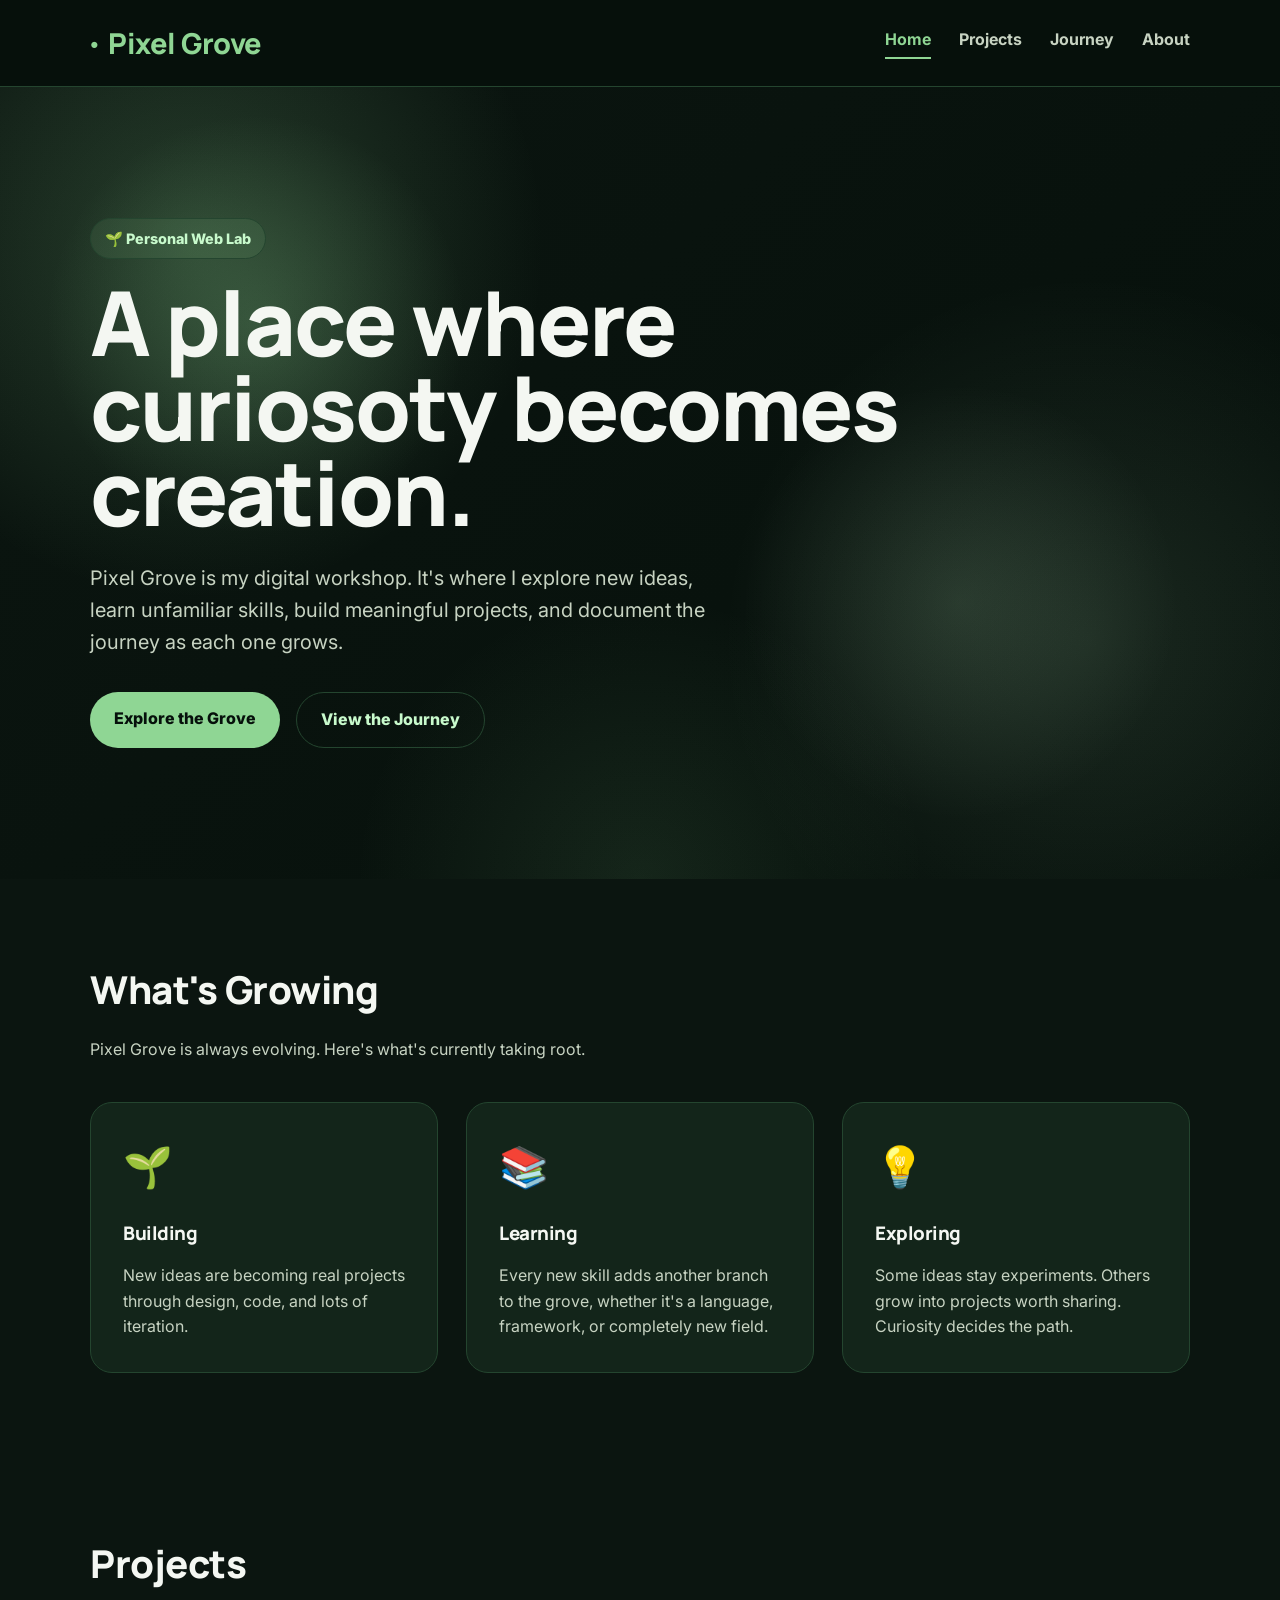
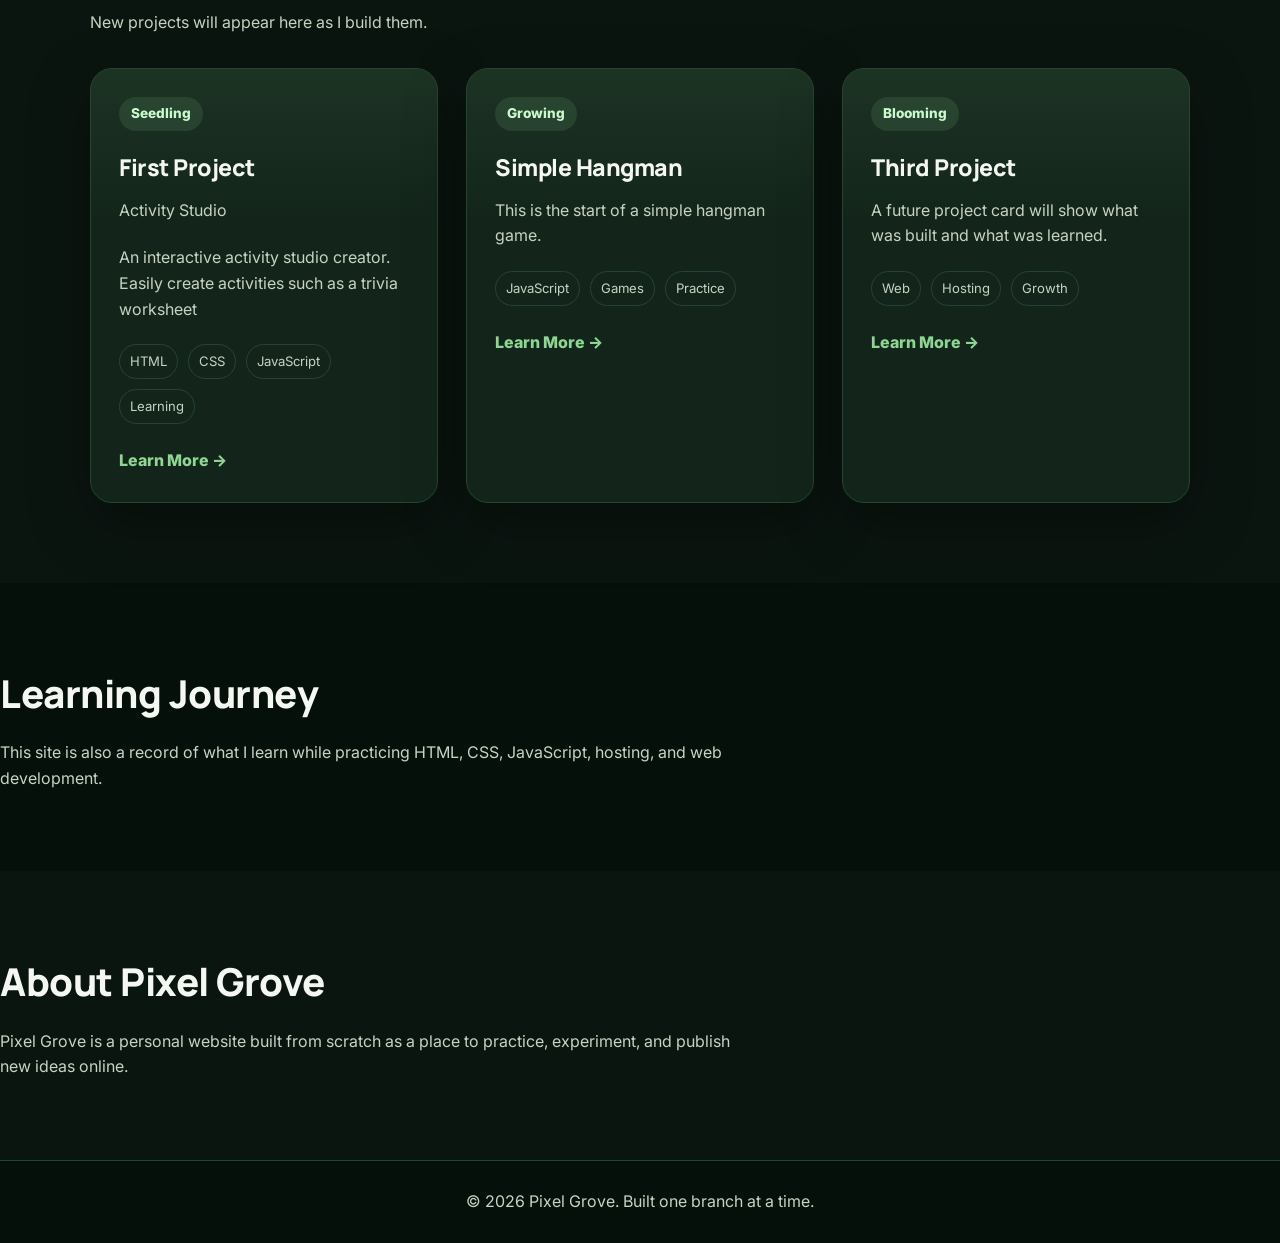
<file: index.html>
<!DOCTYPE html>
<html lang="en">
<head>
  <meta charset="UTF-8" />
  <meta name="viewport" content="width=device-width, initial-scale=1.0" />
  <title>Pixel Grove</title>
  <link rel="stylesheet" href="css/style.css" />
  <link rel="preconnect" href="https://fonts.googleapis.com">
  <link rel="preconnect" href="https://fonts.gstatic.com" crossorigin>
  <link href="https://fonts.googleapis.com/css2?family=Inter:wght@400;500;600;700&family=Manrope:wght@600;700;800&display=swap" rel="stylesheet">
</head>
<body>

  <header class="site-header">
    <div class="nav-container">
        <h1 class="logo">
            <span class="logo-seed">●</span>
            Pixel Grove
        </h1>

        <nav>
            <a href="index.html" class="active">Home</a>
            <a href="projects.html">Projects</a>
            <a href="#journey">Journey</a>
            <a href="#about">About</a>
        </nav>
    </div>
  </header>

  <main>
    <section class="hero">
        <div class="forest-glow"></div>
        <div class="hero-content">
            <span class="hero-badge">🌱 Personal Web Lab</span>

            <h2>A place where curiosoty becomes creation.</h2>

            <p>
                Pixel Grove is my digital workshop. 
                It's where I explore new ideas, learn unfamiliar skills, 
                build meaningful projects, and document the journey as each one grows.
            </p>

            <div class="hero-actions">
                <a class="button" href="projects.html">Explore the Grove</a>
                <a class="button secondary" href="#journey">View the Journey</a>
            </div>
        </div>
    </section>

    <section class="section">
        <div class="container">

            <h2>What's Growing</h2>

                <p class="section-intro">
                 Pixel Grove is always evolving. Here's what's currently taking root.
                </p>

        <div class="growth-grid">

            <article class="growth-card">
                <div class="growth-icon">🌱</div>

                <h3>Building</h3>

                <p>
                    New ideas are becoming real projects through design, code, and lots
                    of iteration.
                </p>
            </article>

            <article class="growth-card">
                <div class="growth-icon">📚</div>

                <h3>Learning</h3>

                <p>
                    Every new skill adds another branch to the grove, whether it's a
                    language, framework, or completely new field.
                </p>
            </article>

            <article class="growth-card">
                <div class="growth-icon">💡</div>

                <h3>Exploring</h3>

                    <p>
                        Some ideas stay experiments. Others grow into projects worth sharing.
                        Curiosity decides the path.
                    </p>
            </article>

        </div>

        </div>
    </section>

    <section id="projects" class="section">
      <h2>Projects</h2>
      <p class="section-intro">New projects will appear here as I build them.</p>

        <div class="project-grid">

            <article class="project-card">
                <div class="project-status">Seedling</div>
                <h3>First Project</h3>
                <p>Activity Studio</p>
              	<p>An interactive activity studio creator. Easily create activities such as a trivia worksheet</p>

                <div class="project-tags">
                <span>HTML</span>
                <span>CSS</span>
                <span>JavaScript</span>
                <span>Learning</span>
                </div>

                <a href="/projects/daily-trivia/dashboard.html" class="project-link">Learn More →</a>
            </article>

            <article class="project-card">
                <div class="project-status">Growing</div>
                <h3>Simple Hangman</h3>
                <p>
                This is the start of a simple hangman game.
                </p>

                <div class="project-tags">
                <span>JavaScript</span>
                <span>Games</span>
                <span>Practice</span>
                </div>

                <a href="/projects/hangman/" class="project-link">Learn More →</a>
            </article>

            <article class="project-card">
                <div class="project-status">Blooming</div>
                <h3>Third Project</h3>
                <p>
                A future project card will show what was built and what was learned.
                </p>

                <div class="project-tags">
                <span>Web</span>
                <span>Hosting</span>
                <span>Growth</span>
                </div>

                <a href="#" class="project-link">Learn More →</a>
            </article>

        </div>
    </section>

    <section id="journey" class="section dark">
      <h2>Learning Journey</h2>
      <p>
        This site is also a record of what I learn while practicing HTML,
        CSS, JavaScript, hosting, and web development.
      </p>
    </section>

    <section id="about" class="section">
      <h2>About Pixel Grove</h2>
      <p>
        Pixel Grove is a personal website built from scratch as a place
        to practice, experiment, and publish new ideas online.
      </p>
    </section>
  </main>

  <footer>
    <p>&copy; 2026 Pixel Grove. Built one branch at a time.</p>
  </footer>

</body>
</html>
</file>
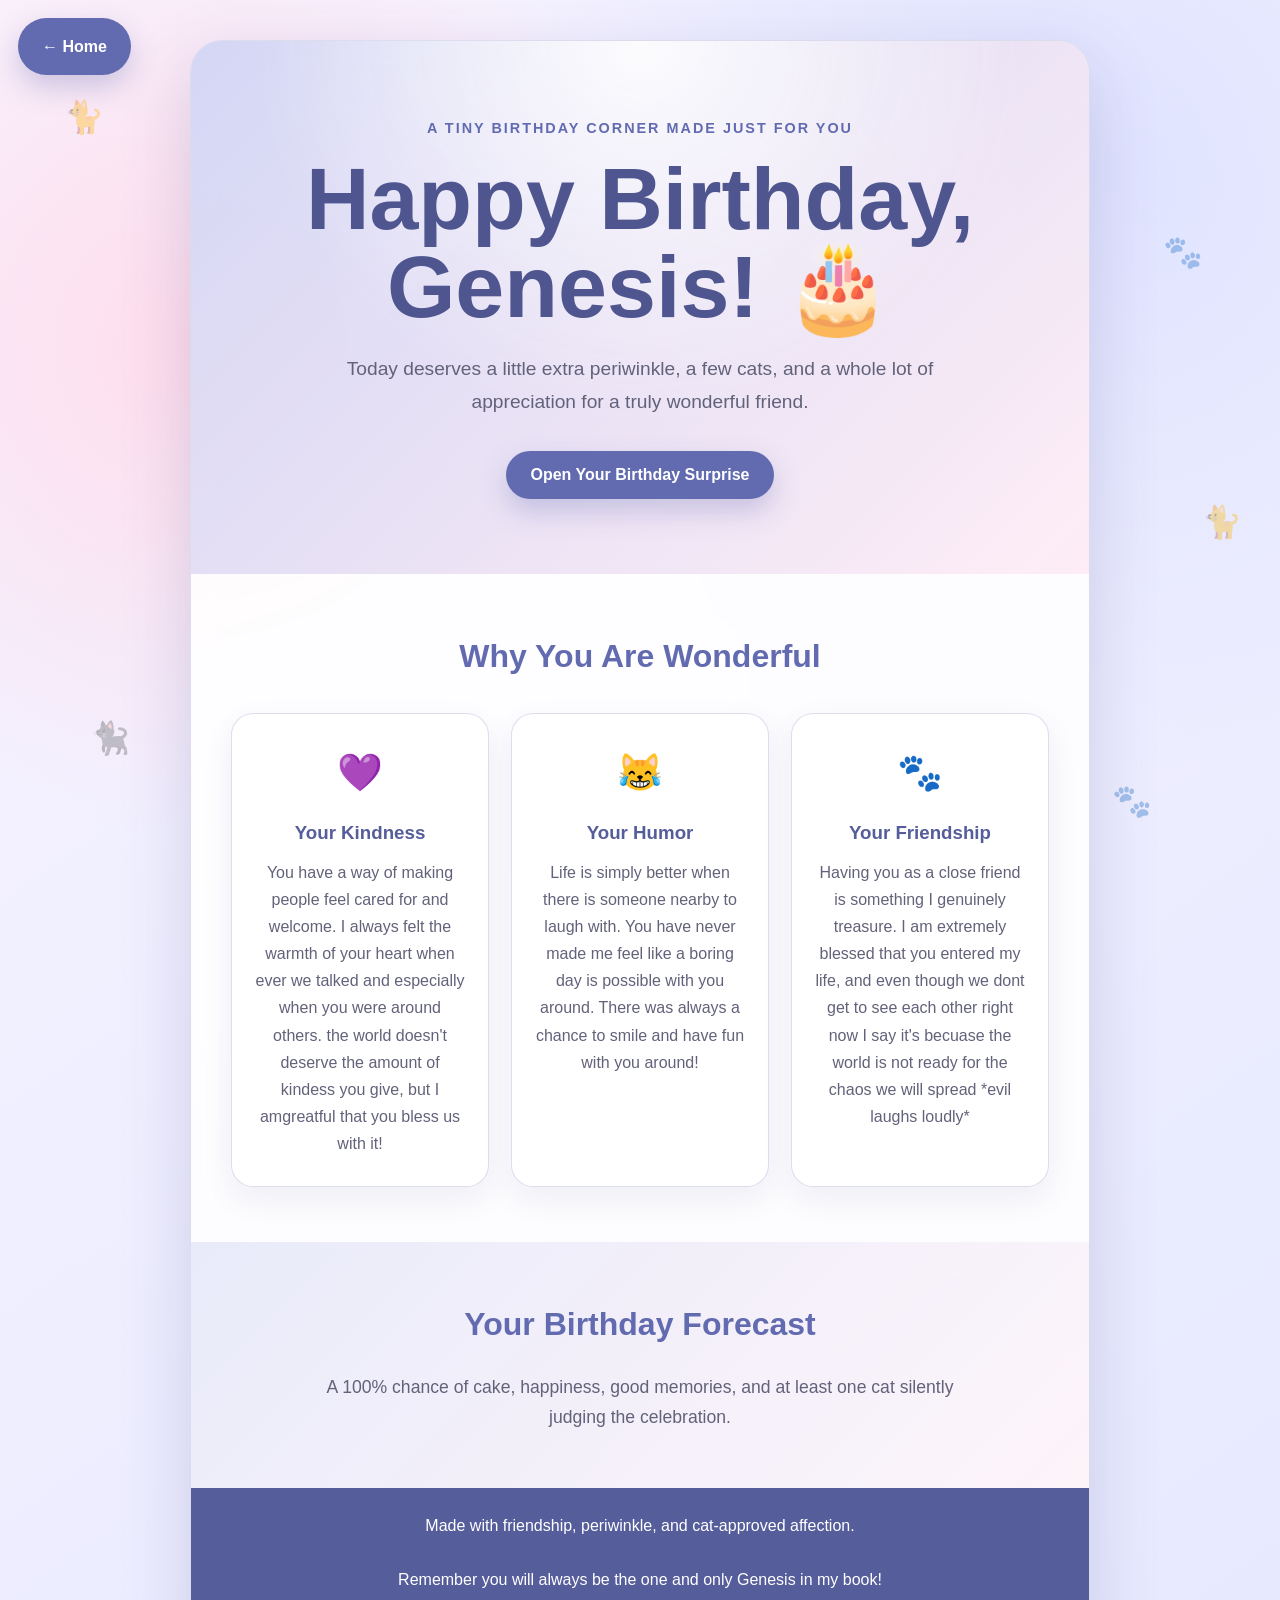
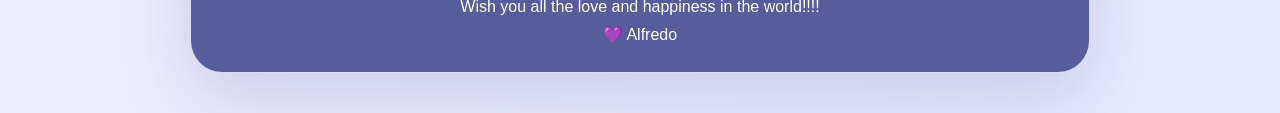
<file: genesis/index.html>
<!DOCTYPE html>
<html lang="en">
<head>
  <meta charset="UTF-8" />
  <meta name="viewport" content="width=device-width, initial-scale=1.0" />

  <title>Happy Birthday, Genesis!</title>

  <link rel="stylesheet" href="style.css" />
</head>

<body>

  <a class="home-link" href="https://pixelgrove.me/" aria-label="Return to the Pixelgrove homepage">
    <span aria-hidden="true">&larr;</span> Home
  </a>

  <div class="floating-cats" aria-hidden="true">
    <span>🐈</span>
    <span>🐾</span>
    <span>🐈‍⬛</span>
    <span>🐾</span>
    <span>🐈</span>
  </div>

  <main class="birthday-card">

    <section class="hero">
      <p class="eyebrow">A tiny birthday corner made just for you</p>

      <h1>Happy Birthday, Genesis! 🎂</h1>

      <p class="intro">
        Today deserves a little extra periwinkle, a few cats,
        and a whole lot of appreciation for a truly wonderful friend.
      </p>

      <button id="surprise-button" type="button">
        Open Your Birthday Surprise
      </button>
    </section>

    <section id="surprise-message" class="surprise hidden">
      <div class="cat-icon">🐈‍⬛</div>

      <h2>A Note for You</h2>

      <p>
        Genesis, I am extremely grateful that I was able to meet you
        and keep you close as such a great friend. Words can not express how grateful I am!
      </p>

      <p>
        You bring kindness, laughter, and your own special energy into
        the lives of the people around you. Knowing you has made my life
        brighter, and I hope today reminds you how appreciated you truly are.
      </p>

      <p>
        Thank you for being someone I can laugh with, talk to, and count on.
        I hope this new year of your life brings you happiness, peaceful moments,
        unforgettable memories, and is full with love from everyone around you.
      </p>

      <p class="closing">
        Happy birthday, Genesis. I am very lucky to call you my friend. 💜
      </p>
    </section>

    <section class="reasons">
      <h2>Why You Are Wonderful</h2>

      <div class="reason-grid">

        <article class="reason-card">
          <span>💜</span>
          <h3>Your Kindness</h3>
          <p>
            You have a way of making people feel cared for and welcome. I always felt the warmth of your heart when ever we talked and especially when you were around others. the world doesn't deserve the amount of kindess you give, but I amgreatful that you bless us with it!
          </p>
        </article>

        <article class="reason-card">
          <span>😹</span>
          <h3>Your Humor</h3>
          <p>
            Life is simply better when there is someone nearby to laugh with. You have never made me feel like a boring day is possible with you around. There was always a chance to smile and have fun with you around!
          </p>
        </article>

        <article class="reason-card">
          <span>🐾</span>
          <h3>Your Friendship</h3>
          <p>
            Having you as a close friend is something I genuinely treasure. I am extremely blessed that you entered my life, and even though we dont get to see each other right now I say it's becuase the world is not ready for the chaos we will spread *evil laughs loudly*
          </p>
        </article>

      </div>
    </section>

    <section class="birthday-wish">
      <h2>Your Birthday Forecast</h2>

      <p>
        A 100% chance of cake, happiness, good memories,
        and at least one cat silently judging the celebration.
      </p>
    </section>

    <footer>
      <p>Made with friendship, periwinkle, and cat-approved affection.</p>
      <br>
      <p>Remember you will always be the one and only Genesis in my book!</p>
      <p>Wish you all the love and happiness in the world!!!! </p>
      <p>💜 Alfredo</p>
    </footer>

  </main>

  <script src="script.js"></script>
</body>
</html>
</file>
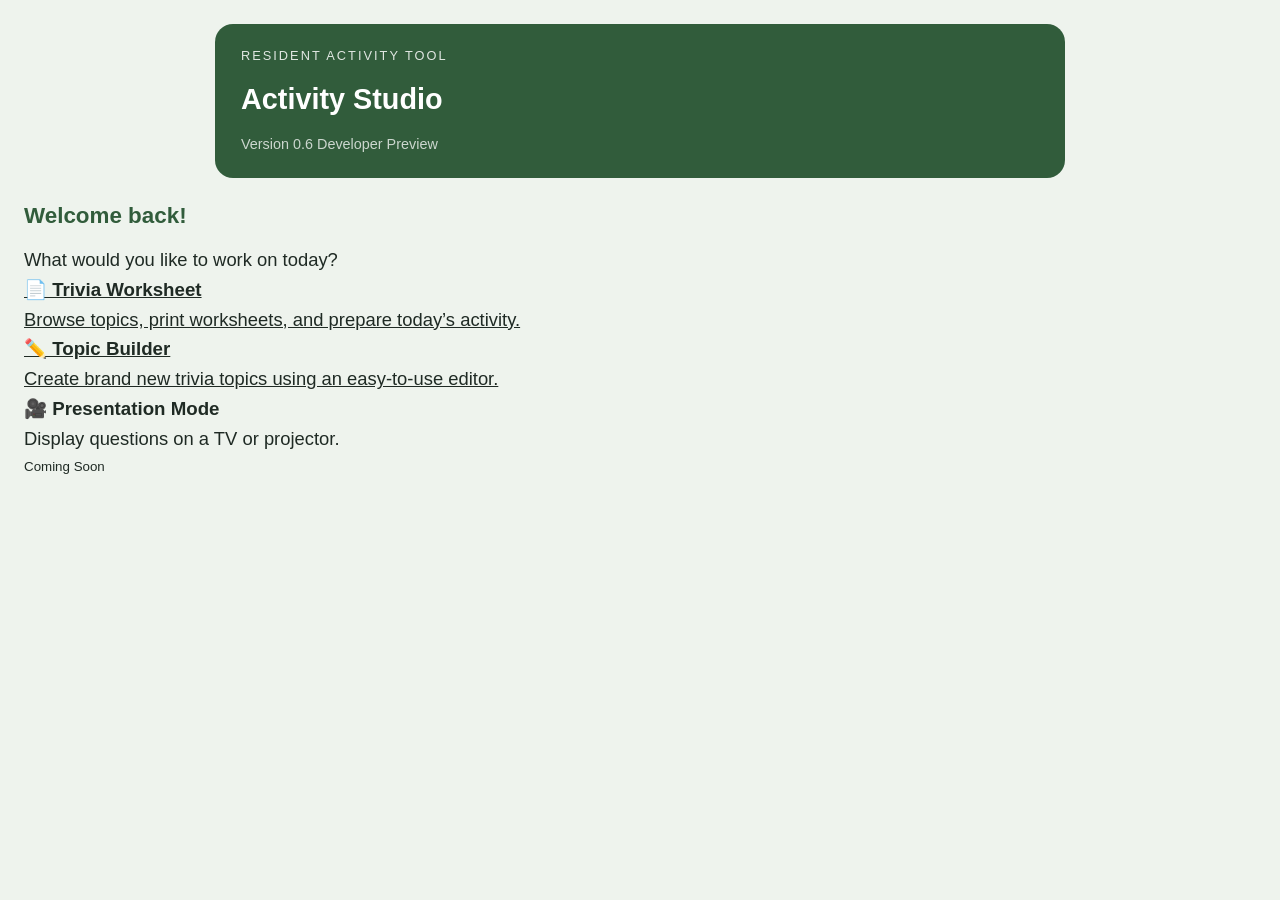
<file: projects/daily-trivia/index.html>
<!DOCTYPE html>
<html lang="en">
<head>
  <!-- Shared metadata keeps the landing page readable across desktop and mobile displays. -->
  <meta charset="UTF-8" />
  <meta name="viewport" content="width=device-width, initial-scale=1.0" />

  <title>Activity Studio</title>

  <link rel="stylesheet" href="css/main.css" />
  <link rel="stylesheet" href="css/dashboard.css" />
</head>
<body>

  <div class="app-shell">

    <!-- Application identity -->
    <header class="app-header">
      <div>
        <p class="app-label">Resident Activity Tool</p>
        <h1>Activity Studio</h1>
        <p class="version">Version 0.6 Developer Preview</p>
      </div>
    </header>

    <!-- Primary activity navigation -->
    <section class="dashboard">
      <h2>Welcome back!</h2>
      <p>What would you like to work on today?</p>

      <div class="dashboard-grid">

        <a class="dashboard-card" href="worksheet.html">
          <h3>📄 Trivia Worksheet</h3>
          <p>Browse topics, print worksheets, and prepare today’s activity.</p>
        </a>

        <a class="dashboard-card" href="editor.html">
            <h3>✏️ Topic Builder</h3>
            <p>
                Create brand new trivia topics using an easy-to-use editor.
            </p>
        </a>

        <div class="dashboard-card coming-soon">
          <h3>🎥 Presentation Mode</h3>
          <p>Display questions on a TV or projector.</p>
          <small>Coming Soon</small>
        </div>

      </div>
    </section>

  </div>

</body>
</html>
</file>
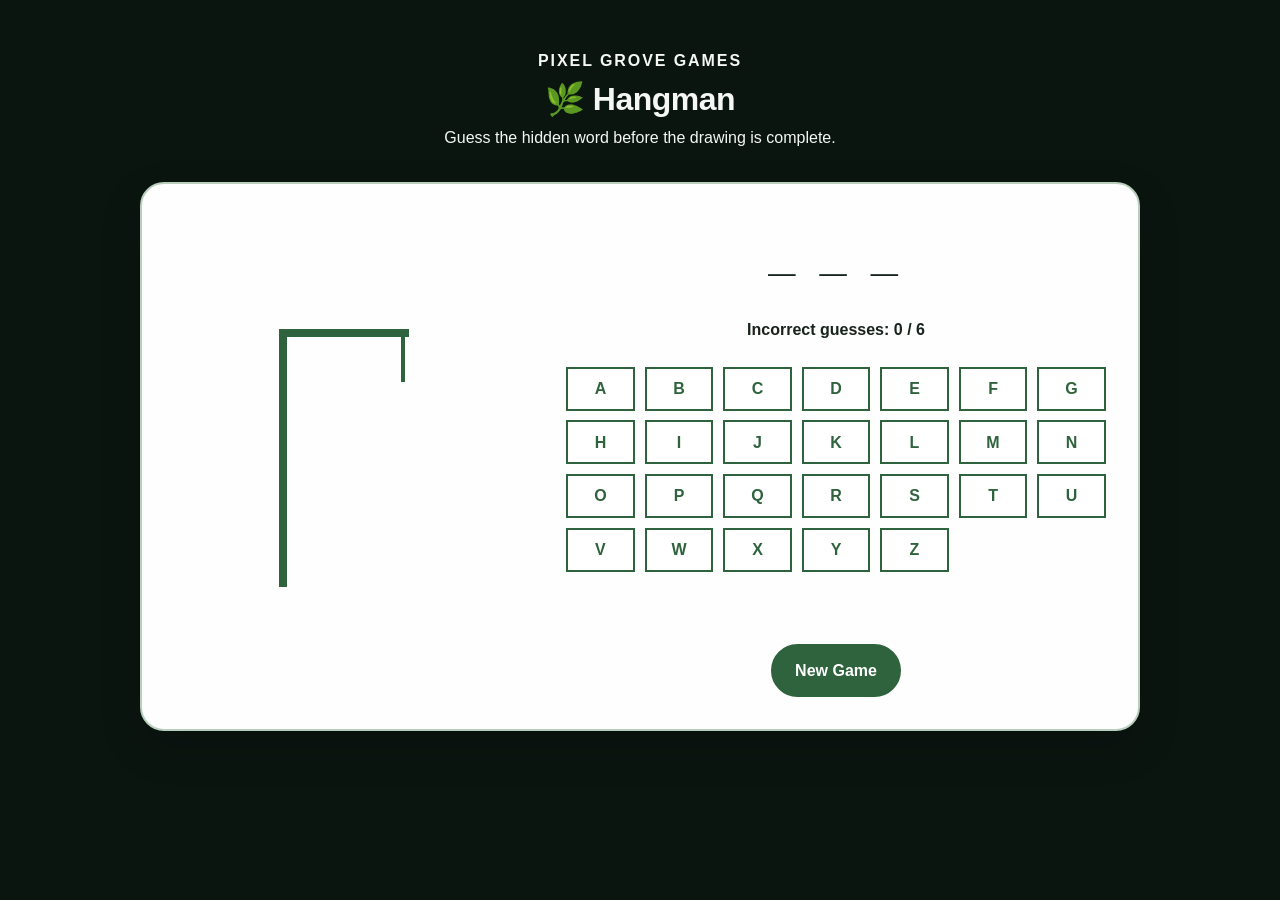
<file: projects/hangman/index.html>
<!DOCTYPE html>
<html lang="en">
<head>
    <meta charset="UTF-8">

    <meta
        name="viewport"
        content="width=device-width, initial-scale=1.0"
    >

    <title>Hangman | Pixel Grove</title>

    <link
        rel="stylesheet"
        href="../../css/style.css"
    >

    <link
        rel="stylesheet"
        href="css/hangman.css?v=3"
    >
</head>

<body>

    <main class="hangman-page">

        <header class="game-header">
            <p class="game-eyebrow">
                Pixel Grove Games
            </p>

            <h1>🌿 Hangman</h1>

            <p>
                Guess the hidden word before the drawing is complete.
            </p>
        </header>

        <section class="game-card">

            <div class="hangman-drawing" aria-hidden="true">

                <div class="gallows">
                    <div class="gallows-post"></div>
                    <div class="gallows-top"></div>
                    <div class="gallows-rope"></div>

                    <div id="head" class="body-part head"></div>
                    <div id="body" class="body-part body"></div>
                    <div id="left-arm" class="body-part left-arm"></div>
                    <div id="right-arm" class="body-part right-arm"></div>
                    <div id="left-leg" class="body-part left-leg"></div>
                    <div id="right-leg" class="body-part right-leg"></div>
                </div>

            </div>

            <div class="game-content">

                <p
                    id="word-display"
                    class="word-display"
                    aria-label="Hidden word"
                >
                </p>

                <p class="game-status">
                    Incorrect guesses:
                    <span id="wrong-count">0</span>
                    / 6
                </p>

                <div
                    id="keyboard"
                    class="keyboard"
                    aria-label="Letter choices"
                >
                </div>

                <p
                    id="game-message"
                    class="game-message"
                    aria-live="polite"
                >
                </p>

                <button
                    id="restart-game"
                    class="primary-button"
                    type="button"
                >
                    New Game
                </button>

            </div>

        </section>

    </main>

    <script src="js/hangman.js"></script>

</body>
</html>
</file>
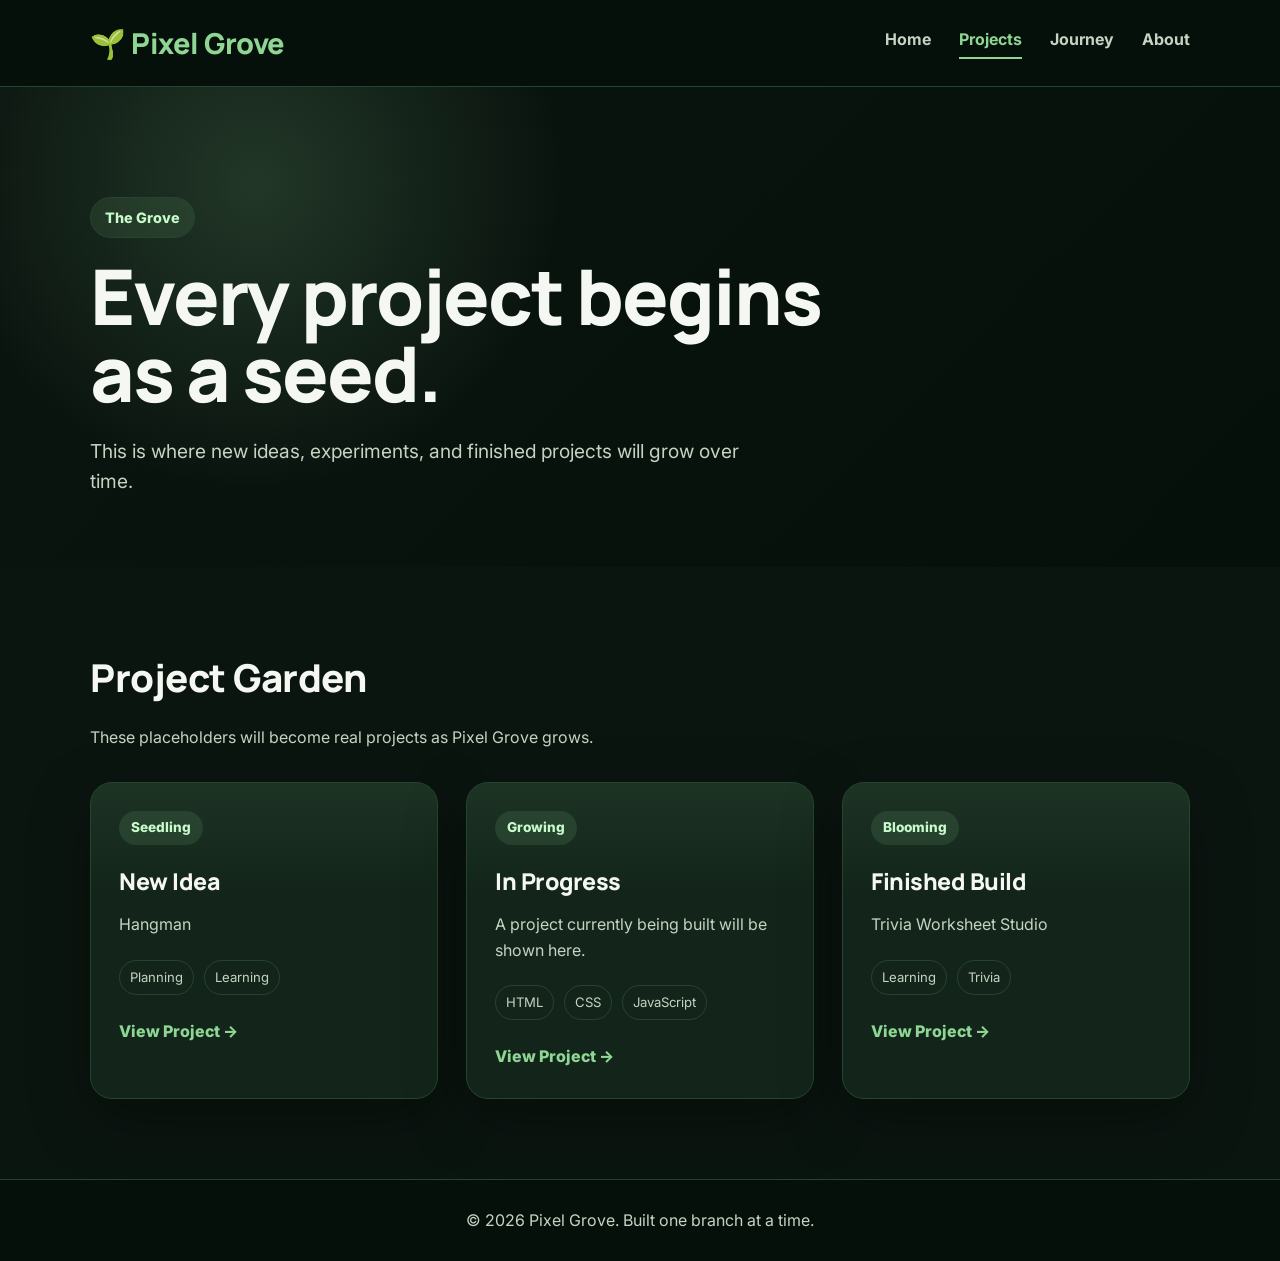
<file: projects.html>
<!DOCTYPE html>
<html lang="en">
<head>
  <meta charset="UTF-8" />
  <meta name="viewport" content="width=device-width, initial-scale=1.0" />
  <title>Projects | Pixel Grove</title>
  <link rel="stylesheet" href="css/style.css" />
  <link rel="preconnect" href="https://fonts.googleapis.com">
  <link rel="preconnect" href="https://fonts.gstatic.com" crossorigin>
  <link href="https://fonts.googleapis.com/css2?family=Inter:wght@400;500;600;700&family=Manrope:wght@600;700;800&display=swap" rel="stylesheet">
</head>
<body>

  <header class="site-header">
    <div class="nav-container">
      <h1 class="logo">🌱 Pixel Grove</h1>

      <nav>
        <a href="index.html">Home</a>
        <a href="projects.html" class="active">Projects</a>
        <a href="index.html#journey">Journey</a>
        <a href="index.html#about">About</a>
      </nav>
    </div>
  </header>

  <main>
    <section class="page-hero">
      <div class="container">
        <span class="hero-badge">The Grove</span>
        <h2>Every project begins as a seed.</h2>
        <p>
          This is where new ideas, experiments, and finished projects will grow over time.
        </p>
      </div>
    </section>

    <section class="section">
      <div class="container">
        <h2>Project Garden</h2>
        <p class="section-intro">
          These placeholders will become real projects as Pixel Grove grows.
        </p>

        <div class="project-grid">
          <article class="project-card">
            <div class="project-status">Seedling</div>
            <h3>New Idea</h3>
            <p>Hangman</p>

            <div class="project-tags">
              <span>Planning</span>
              <span>Learning</span>
            </div>

            <a href="/projects/hangman/index.html" class="project-link">View Project →</a>
          </article>

          <article class="project-card">
            <div class="project-status">Growing</div>
            <h3>In Progress</h3>
            <p>A project currently being built will be shown here.</p>

            <div class="project-tags">
              <span>HTML</span>
              <span>CSS</span>
              <span>JavaScript</span>
            </div>

            <a href="#" class="project-link">View Project →</a>
          </article>

          <article class="project-card">
            <div class="project-status">Blooming</div>
            <h3>Finished Build</h3>
            <p>Trivia Worksheet Studio</p>

            <div class="project-tags">
              <span>Learning</span>
              <span>Trivia</span>
            </div>

            <a href="/projects/daily-trivia/dashboard.html" class="project-link">View Project →</a>
          </article>
        </div>
      </div>
    </section>
  </main>

  <footer>
    <p>&copy; 2026 Pixel Grove. Built one branch at a time.</p>
  </footer>

</body>
</html>
</file>
<file: css/style.css>
@import url("variables.css");
@import url("base.css");
@import url("layout.css");
@import url("navigation.css");
@import url("hero.css");
@import url("buttons.css");
@import url("cards.css");
@import url("pages.css");
@import url("animations.css");
</file>
<file: genesis/style.css>
:root {
  --periwinkle: #9fa8e8;
  --periwinkle-light: #dfe3ff;
  --periwinkle-dark: #626bb0;

  --pink-soft: #ffddec;
  --cream: #fffaf5;

  --text-main: #303044;
  --text-muted: #62627a;

  --card-bg: rgba(255, 255, 255, 0.88);
  --border: rgba(98, 107, 176, 0.22);

  --shadow: 0 24px 70px rgba(80, 75, 140, 0.2);
}

* {
  box-sizing: border-box;
  margin: 0;
  padding: 0;
}

html {
  scroll-behavior: smooth;
}

body {
  min-height: 100vh;
  padding: 40px 20px;

  background:
    radial-gradient(circle at 15% 20%, var(--pink-soft), transparent 28%),
    radial-gradient(circle at 85% 10%, var(--periwinkle-light), transparent 32%),
    linear-gradient(145deg, #f8f4ff, #e6e9ff);

  color: var(--text-main);
  font-family: Arial, sans-serif;
  line-height: 1.7;
  overflow-x: hidden;
}

.home-link {
  position: fixed;
  top: 18px;
  left: 18px;
  z-index: 10;

  padding: 15px 24px;
  border: none;
  border-radius: 999px;

  background: var(--periwinkle-dark);
  color: white;
  font-size: 1rem;
  font-weight: bold;
  text-decoration: none;

  box-shadow: 0 12px 28px rgba(98, 107, 176, 0.3);
  transition:
    background 0.2s ease,
    transform 0.2s ease;
}

.home-link:hover {
  background: #505994;
  transform: translateY(-3px);
}

.home-link:focus-visible {
  outline: 3px solid rgba(98, 107, 176, 0.35);
  outline-offset: 3px;
}

.birthday-card {
  position: relative;
  z-index: 2;

  width: min(900px, 100%);
  margin: 0 auto;

  background: var(--card-bg);
  border: 1px solid var(--border);
  border-radius: 32px;
  box-shadow: var(--shadow);
  overflow: hidden;
  backdrop-filter: blur(12px);
}

.hero {
  padding: 75px 40px;
  text-align: center;

  background:
    radial-gradient(circle at top, rgba(255, 255, 255, 0.9), transparent 55%),
    linear-gradient(135deg, rgba(159, 168, 232, 0.45), rgba(255, 221, 236, 0.5));
}

.eyebrow {
  margin-bottom: 15px;

  color: var(--periwinkle-dark);
  font-size: 0.9rem;
  font-weight: bold;
  letter-spacing: 2px;
  text-transform: uppercase;
}

h1 {
  margin-bottom: 22px;

  color: #4f568f;
  font-size: clamp(2.7rem, 8vw, 5.5rem);
  line-height: 1;
}

.intro {
  max-width: 650px;
  margin: 0 auto 32px;

  color: var(--text-muted);
  font-size: 1.2rem;
}

button {
  border: none;
  border-radius: 999px;
  padding: 15px 24px;

  background: var(--periwinkle-dark);
  color: white;

  font-size: 1rem;
  font-weight: bold;
  cursor: pointer;

  box-shadow: 0 12px 28px rgba(98, 107, 176, 0.3);
  transition:
    transform 0.2s ease,
    background 0.2s ease;
}

button:hover {
  background: #505994;
  transform: translateY(-3px);
}

.surprise,
.reasons,
.birthday-wish {
  padding: 55px 40px;
}

.surprise {
  text-align: center;
  background: var(--cream);
  border-top: 1px solid var(--border);
  border-bottom: 1px solid var(--border);
}

.surprise.hidden {
  display: none;
}

.surprise.revealed {
  animation: reveal-message 0.7s ease;
}

.cat-icon {
  margin-bottom: 12px;
  font-size: 3.5rem;
}

h2 {
  margin-bottom: 22px;

  color: var(--periwinkle-dark);
  font-size: 2rem;
}

.surprise p {
  max-width: 700px;
  margin: 0 auto 18px;
  font-size: 1.08rem;
}

.closing {
  color: #505994;
  font-weight: bold;
}

.reasons {
  text-align: center;
}

.reason-grid {
  display: grid;
  grid-template-columns: repeat(3, 1fr);
  gap: 22px;
  margin-top: 30px;
}

.reason-card {
  padding: 28px 22px;

  background: white;
  border: 1px solid var(--border);
  border-radius: 22px;

  box-shadow: 0 12px 30px rgba(80, 75, 140, 0.09);
}

.reason-card span {
  display: block;
  margin-bottom: 12px;
  font-size: 2.3rem;
}

.reason-card h3 {
  margin-bottom: 10px;
  color: #555d9b;
}

.reason-card p {
  color: var(--text-muted);
}

.birthday-wish {
  text-align: center;
  background: linear-gradient(
    135deg,
    rgba(159, 168, 232, 0.22),
    rgba(255, 221, 236, 0.28)
  );
}

.birthday-wish p {
  max-width: 650px;
  margin: 0 auto;
  color: var(--text-muted);
  font-size: 1.1rem;
}

footer {
  padding: 24px;
  text-align: center;

  background: #555d9b;
  color: white;
}

.floating-cats span {
  position: fixed;
  z-index: 1;

  font-size: 2rem;
  opacity: 0.35;

  animation: float-cat 8s ease-in-out infinite;
}

.floating-cats span:nth-child(1) {
  top: 10%;
  left: 5%;
}

.floating-cats span:nth-child(2) {
  top: 25%;
  right: 6%;
  animation-delay: 1s;
}

.floating-cats span:nth-child(3) {
  bottom: 15%;
  left: 7%;
  animation-delay: 2s;
}

.floating-cats span:nth-child(4) {
  bottom: 8%;
  right: 10%;
  animation-delay: 3s;
}

.floating-cats span:nth-child(5) {
  top: 55%;
  right: 3%;
  animation-delay: 4s;
}

@keyframes float-cat {
  0%,
  100% {
    transform: translateY(0) rotate(-4deg);
  }

  50% {
    transform: translateY(-18px) rotate(4deg);
  }
}

@keyframes reveal-message {
  from {
    opacity: 0;
    transform: translateY(20px);
  }

  to {
    opacity: 1;
    transform: translateY(0);
  }
}

@media (max-width: 720px) {
  body {
    padding: 18px;
  }

  .hero,
  .surprise,
  .reasons,
  .birthday-wish {
    padding: 45px 24px;
  }

  .reason-grid {
    grid-template-columns: 1fr;
  }

  .birthday-card {
    border-radius: 24px;
  }
}
</file>
<file: projects/daily-trivia/css/main.css>
/* ==========================================================================
   Shared Stylesheet Entry Point
   ========================================================================== */

/* Import order allows later component rules to build on tokens and foundations. */
@import url("variables.css");
@import url("base.css");
@import url("layout.css");
@import url("components.css");
</file>
<file: projects/daily-trivia/css/dashboard.css>
/* ==========================================================================
   Dashboard Header
   ========================================================================== */

.dashboard-header {
    padding: 4rem 1.5rem 2rem;
    text-align: center;
}

.dashboard-header h1 {
    margin: 0.4rem 0;
    /* clamp() scales the heading fluidly while enforcing readable limits. */
    font-size: clamp(2rem, 5vw, 3.5rem);
}

.dashboard-header p {
    max-width: 650px;
    margin: 0.75rem auto 0;
}

.dashboard-eyebrow {
    margin: 0;
    font-weight: 700;
    letter-spacing: 0.12em;
    text-transform: uppercase;
}

/* ==========================================================================
   Dashboard Layout and Statistics
   ========================================================================== */

.dashboard-container {
    /* min() combines a fixed content cap with a viewport-aware gutter. */
    width: min(1100px, calc(100% - 2rem));
    margin: 0 auto;
    padding-bottom: 4rem;
}

.dashboard-stats {
    display: grid;
    /* auto-fit collapses unused tracks so cards expand naturally at each width. */
    grid-template-columns:
        repeat(auto-fit, minmax(180px, 1fr));

    gap: 1rem;
}

.stat-card {
    display: flex;
    align-items: center;
    gap: 1rem;

    padding: 1.4rem;

    background: white;
    border: 1px solid rgba(0, 0, 0, 0.08);
    border-radius: 18px;

    box-shadow:
        0 8px 24px rgba(0, 0, 0, 0.06);
}

.stat-card h2 {
    margin: 0;
    font-size: 1rem;
}

.stat-icon {
    font-size: 2rem;
}

.stat-number {
    margin: 0 0 0.25rem;
    font-size: 2rem;
    font-weight: 800;
}

/* ==========================================================================
   Quick Actions
   ========================================================================== */

.dashboard-actions {
    margin-top: 3rem;
}

.section-heading {
    margin-bottom: 1.25rem;
}

.section-heading h2 {
    margin-bottom: 0.35rem;
}

.section-heading p {
    margin: 0;
}

.action-grid {
    display: grid;
    grid-template-columns:
        repeat(auto-fit, minmax(260px, 1fr));

    gap: 1rem;
}

.action-card {
    display: flex;
    align-items: center;
    gap: 1rem;

    padding: 1.5rem;

    color: inherit;
    text-decoration: none;

    background: white;
    border: 1px solid rgba(0, 0, 0, 0.08);
    border-radius: 18px;

    box-shadow:
        0 8px 24px rgba(0, 0, 0, 0.06);

    transition:
        transform 0.2s ease,
        box-shadow 0.2s ease;
}

.action-card:hover {
    transform: translateY(-4px);

    box-shadow:
        0 12px 30px rgba(0, 0, 0, 0.1);
}

.action-card span {
    font-size: 2.2rem;
}

.action-card h3 {
    margin: 0 0 0.35rem;
}

.action-card p {
    margin: 0;
}

.recent-topics-section {
    margin-top: 3rem;
}

.recent-topics-grid {
    display: grid;

    grid-template-columns:
        repeat(auto-fit, minmax(220px, 1fr));

    gap: 1rem;
}

.recent-topic-card {
    display: flex;
    align-items: center;
    gap: 1rem;

    padding: 1.25rem;

    color: inherit;
    text-decoration: none;

    background: white;

    border:
        1px solid rgba(0, 0, 0, 0.08);

    border-radius: 16px;

    box-shadow:
        0 8px 22px rgba(0, 0, 0, 0.05);

    transition:
        transform 0.2s ease,
        box-shadow 0.2s ease;
}

.recent-topic-card:hover {
    transform: translateY(-3px);

    box-shadow:
        0 12px 28px rgba(0, 0, 0, 0.09);
}

.recent-topic-icon {
    font-size: 1.8rem;
}

.recent-topic-card h3 {
    margin: 0 0 0.25rem;
}

.recent-topic-card p {
    margin: 0;
}

.recent-topics-empty {
    padding: 1.5rem;

    background: white;

    border:
        1px dashed rgba(0, 0, 0, 0.18);

    border-radius: 16px;
}

/*==================================================
    LIBRARY BREAKDOWN
==================================================*/

.library-breakdown{
    margin-top:3rem;
}

.breakdown-list{
    display:flex;
    flex-direction:column;
    gap:1rem;
}

.breakdown-row{
    display:grid;
    grid-template-columns:140px 1fr 55px;
    align-items:center;
    gap:1rem;
}

.breakdown-label{
    font-weight:600;
}

.breakdown-bar{
    width:100%;
    height:16px;

    background:#e9efe8;

    border-radius:999px;

    overflow:hidden;
}

.breakdown-fill{

    height:100%;

    background:linear-gradient(
        90deg,
        #6cab62,
        #3b7d43
    );

    border-radius:999px;

    transition:width .35s ease;
}

.breakdown-value{
    font-weight:700;
    text-align:right;
}
</file>
<file: projects/hangman/css/hangman.css>
.game-card {
    color: #17231c;
}

.game-card h1,
.game-card h2,
.game-card h3,
.game-card p {
    color: #17231c;
}

.word-display,
.game-status,
.game-message {
    color: #17231c;
}

.hangman-page {
    width: min(1000px, calc(100% - 2rem));
    margin: 0 auto;
    padding: 3rem 0;
}

.game-header {
    margin-bottom: 2rem;
    text-align: center;
}

.game-eyebrow {
    margin: 0;
    font-weight: 700;
    text-transform: uppercase;
    letter-spacing: 0.12em;
}

.game-card {
    display: grid;
    grid-template-columns: minmax(260px, 0.8fr) 1.2fr;
    gap: 2rem;

    padding: 2rem;

    background: white;
    border: 2px solid var(--color-border);
    border-radius: var(--radius-large);
    box-shadow: var(--shadow-card);
}

.hangman-drawing {
    display: grid;
    place-items: center;

    min-height: 360px;
}

.gallows {
    position: relative;

    width: 220px;
    height: 300px;
}

.gallows-post {
    position: absolute;
    left: 35px;
    bottom: 20px;

    width: 8px;
    height: 250px;

    background: var(--color-primary);
}

.gallows-top {
    position: absolute;
    left: 35px;
    top: 22px;

    width: 130px;
    height: 8px;

    background: var(--color-primary);
}

.gallows-rope {
    position: absolute;
    left: 157px;
    top: 30px;

    width: 4px;
    height: 45px;

    background: var(--color-primary);
}

.body-part {
    display: none;
    position: absolute;

    background: var(--color-text);
}

.body-part.visible {
    display: block;
}

.head {
    left: 133px;
    top: 72px;

    width: 48px;
    height: 48px;

    background: transparent;

    border: 5px solid #17231c;
    border-radius: 50%;

    box-sizing: border-box;
}

.body {
    left: 155px;
    top: 120px;

    width: 5px;
    height: 78px;
}

.left-arm,
.right-arm,
.left-leg,
.right-leg {
    width: 5px;
    height: 62px;

    transform-origin: top center;
}

.left-arm {
    left: 154px;
    top: 133px;
    transform: rotate(45deg);
}

.right-arm {
    left: 157px;
    top: 133px;
    transform: rotate(-45deg);
}

.left-leg {
    left: 154px;
    top: 195px;
    transform: rotate(35deg);
}

.right-leg {
    left: 157px;
    top: 195px;
    transform: rotate(-35deg);
}

.game-content {
    display: flex;
    flex-direction: column;
    justify-content: center;
    align-items: center;
    gap: 1.5rem;
}

.word-display {
    min-height: 3rem;
    margin: 0;

    font-size: clamp(1.8rem, 5vw, 3rem);
    font-weight: 800;
    letter-spacing: 0.35rem;
    text-align: center;
}

.game-status {
    margin: 0;
    font-weight: 700;
}

.keyboard {
    display: grid;
    grid-template-columns: repeat(7, minmax(42px, 1fr));
    gap: 0.6rem;

    width: 100%;
}

.letter-button {
    min-height: 44px;

    border: 2px solid var(--color-primary);
    border-radius: var(--radius-small);

    background: white;
    color: var(--color-primary);

    font: inherit;
    font-weight: 800;
    cursor: pointer;
}

.letter-button:hover:not(:disabled) {
    background: var(--color-primary);
    color: white;
}

.letter-button:disabled {
    cursor: not-allowed;
    opacity: 0.45;
}

.letter-button.correct {
    background: var(--color-primary);
    color: white;
}

.letter-button.incorrect {
    border-color: var(--color-danger);
    background: var(--color-danger);
    color: white;
}

.game-message {
    min-height: 1.5rem;
    margin: 0;

    font-weight: 800;
    text-align: center;
}

@media (max-width: 760px) {

    .game-card {
        grid-template-columns: 1fr;
    }

    .hangman-drawing {
        min-height: 300px;
    }

    .keyboard {
        grid-template-columns: repeat(6, 1fr);
    }

}

.letter-button {
    color: #2f633d;
    background: #ffffff;

    border: 2px solid #2f633d;
}

.letter-button:hover:not(:disabled) {
    color: #ffffff;
    background: #2f633d;
}

.letter-button.correct {
    color: #ffffff;
    background: #2f633d;
}

.letter-button.incorrect {
    color: #ffffff;
    background: #b83b3b;
    border-color: #b83b3b;
}

.gallows-post,
.gallows-top,
.gallows-rope {
    background: #2f633d;
}

.body,
.left-arm,
.right-arm,
.left-leg,
.right-leg {
    background: #17231c;
}

.head {
    background: transparent;
    border-color: #17231c;
}

#restart-game {
    padding: 12px 22px;

    color: #ffffff;
    background: #2f633d;

    border: 2px solid #2f633d;
    border-radius: 999px;

    font: inherit;
    font-weight: 700;
    cursor: pointer;
}

#restart-game:hover {
    background: #438052;
    border-color: #438052;
}

.game-card {
    color: #17231c;
    background: #fdfefd;

    border: 2px solid #b9cfbd;
    border-radius: 24px;

    box-shadow: 0 16px 40px rgba(0, 0, 0, 0.2);
}

.gallows .head {
    background: transparent;
    border: 5px solid #17231c;
    border-radius: 50%;
    box-sizing: border-box;
}
</file>
